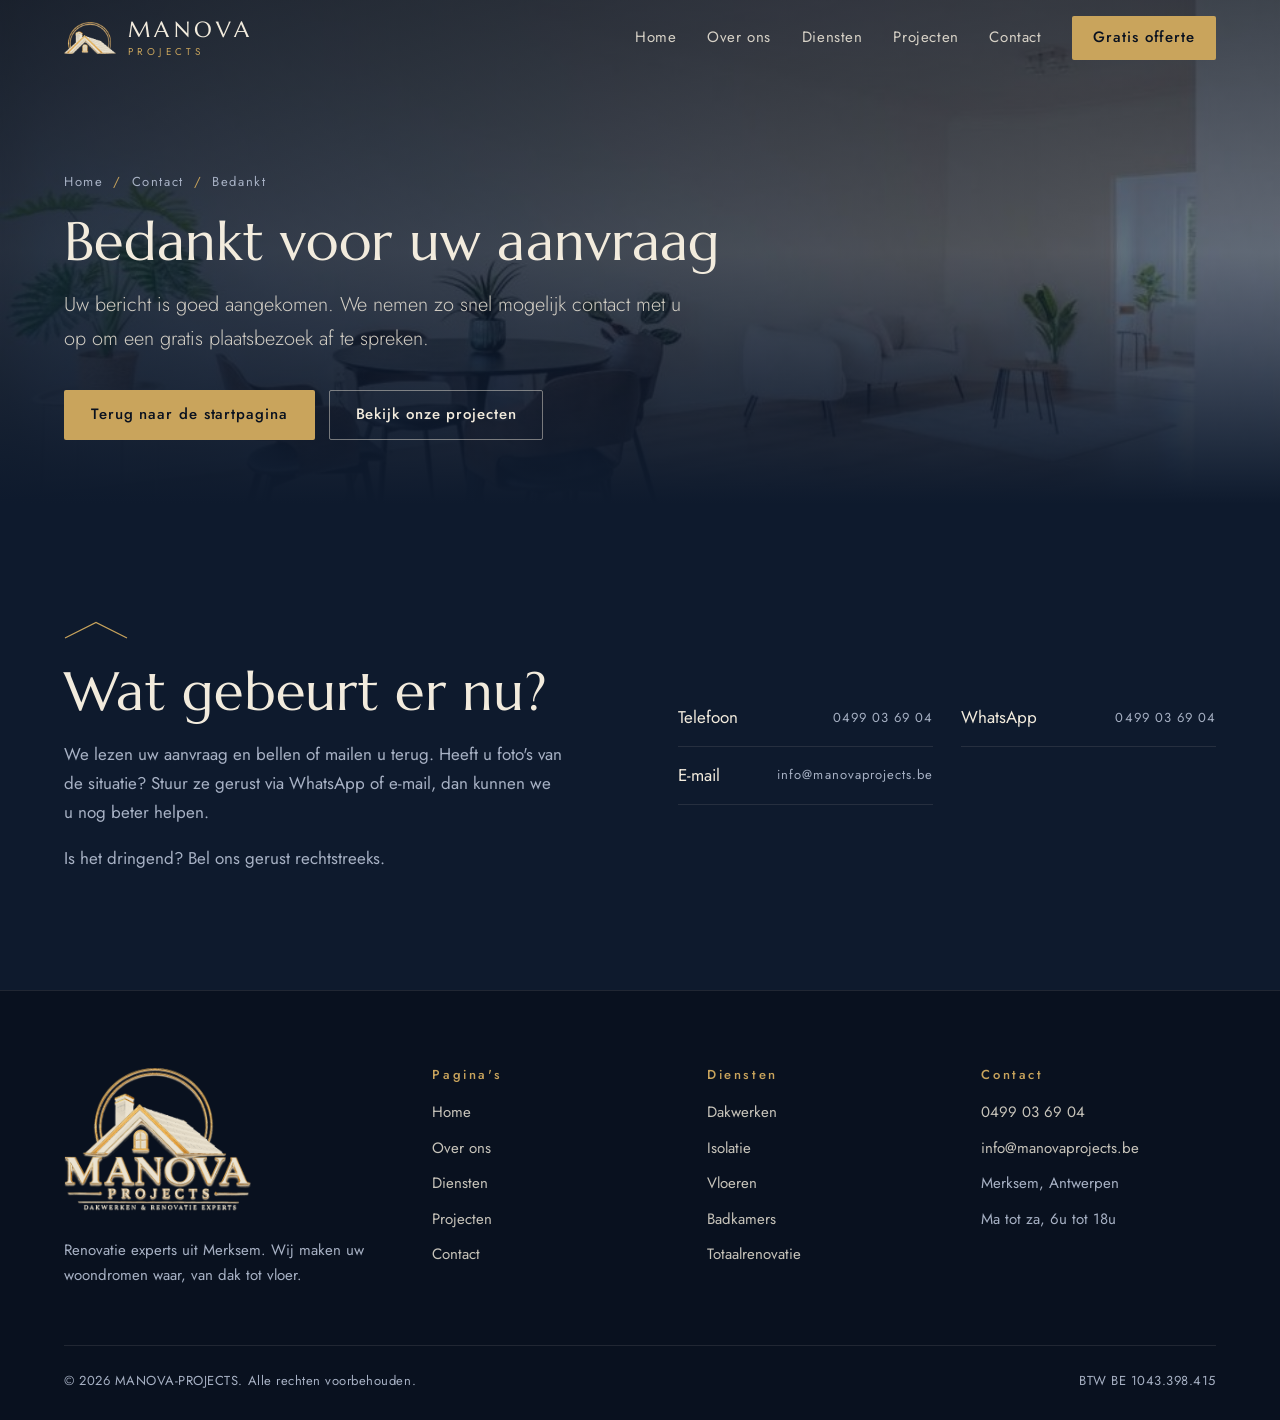
<file: bedankt.html>
<!DOCTYPE html>
<html lang="nl-BE">
<head>
<meta charset="utf-8">
<meta name="viewport" content="width=device-width, initial-scale=1, viewport-fit=cover">
<title>Bedankt | MANOVA-PROJECTS</title>
<meta name="description" content="Bedankt voor uw aanvraag bij MANOVA-PROJECTS. We nemen zo snel mogelijk contact met u op.">
<meta name="robots" content="noindex">
<meta name="theme-color" content="#09111F">
<meta property="og:type" content="website">
<meta property="og:locale" content="nl_BE">
<meta property="og:site_name" content="MANOVA-PROJECTS">
<meta property="og:title" content="Bedankt | MANOVA-PROJECTS">
<meta property="og:description" content="Bedankt voor uw aanvraag bij MANOVA-PROJECTS. We nemen zo snel mogelijk contact met u op.">
<meta property="og:image" content="https://manovaprojects.be/images/badkamer-vrijstaand-bad.jpg">
<meta property="og:url" content="https://manovaprojects.be/bedankt.html">
<link rel="canonical" href="https://manovaprojects.be/bedankt.html">
<link rel="icon" type="image/png" href="images/favicon.png">
<link rel="apple-touch-icon" href="images/apple-touch-icon.png">
<link rel="preconnect" href="https://fonts.googleapis.com">
<link rel="preconnect" href="https://fonts.gstatic.com" crossorigin>
<link rel="stylesheet" href="https://fonts.googleapis.com/css2?family=Jost:wght@300;400;500&family=Marcellus&display=swap">
<link rel="stylesheet" href="style.css?v=3">
</head>
<body>
<a class="skip-link" href="#inhoud">Naar de inhoud</a>

<header class="site-header">
  <div class="wrap header-inner">
    <a class="brand" href="index.html" aria-label="MANOVA-PROJECTS, naar de startpagina">
      <img src="images/logo-embleem.png" alt="" width="300" height="186">
      <span class="brand-text"><span class="brand-name">MANOVA</span><span class="brand-sub">PROJECTS</span></span>
    </a>
    <nav class="main-nav" id="hoofdmenu" aria-label="Hoofdmenu">
      <a href="index.html">Home</a>
      <a href="over-ons.html">Over ons</a>
      <a href="diensten.html">Diensten</a>
      <a href="projecten.html">Projecten</a>
      <a href="contact.html">Contact</a>
      <a class="btn btn-gold" href="contact.html">Gratis offerte</a>
    </nav>
    <button class="menu-toggle" type="button" aria-controls="hoofdmenu" aria-expanded="false" aria-label="Menu openen">
      <span></span><span></span><span></span>
    </button>
  </div>
</header>

<section class="page-hero">
  <img src="images/woonkamer-eethoek-parket.jpg" alt="Lichte gerenoveerde woonkamer met eethoek" width="949" height="566" fetchpriority="high">
  <div class="wrap">
    <nav class="crumbs" aria-label="Kruimelpad"><a href="index.html">Home</a><span aria-hidden="true">/</span><a href="contact.html">Contact</a><span aria-hidden="true">/</span><span>Bedankt</span></nav>
    <h1>Bedankt voor uw aanvraag</h1>
    <p>Uw bericht is goed aangekomen. We nemen zo snel mogelijk contact met u op om een gratis plaatsbezoek af te spreken.</p>
    <div class="hero-actions">
      <a class="btn btn-gold" href="index.html">Terug naar de startpagina</a>
      <a class="btn btn-line" href="projecten.html">Bekijk onze projecten</a>
    </div>
  </div>
</section>

<main id="inhoud">

<section class="section">
  <div class="wrap region">
    <div class="reveal">
      <svg class="gable" viewBox="0 0 64 18" aria-hidden="true"><path d="M1 17 32 1.5 63 17" fill="none" stroke="currentColor" stroke-width="1.2"/></svg>
      <h2>Wat gebeurt er nu?</h2>
      <p>We lezen uw aanvraag en bellen of mailen u terug. Heeft u foto's van de situatie? Stuur ze gerust via WhatsApp of e-mail, dan kunnen we u nog beter helpen.</p>
      <p>Is het dringend? Bel ons gerust rechtstreeks.</p>
    </div>
    <ul class="towns reveal" data-delay="1">
      <li>Telefoon <span><a href="tel:+32499036904">0499 03 69 04</a></span></li>
      <li>WhatsApp <span><a href="https://wa.me/32499036904" target="_blank" rel="noopener">0499 03 69 04</a></span></li>
      <li>E-mail <span><a href="mailto:info@manovaprojects.be">info@manovaprojects.be</a></span></li>
    </ul>
  </div>
</section>

</main>

<footer class="site-footer">
  <div class="wrap">
    <div class="footer-grid">
      <div class="footer-logo">
        <img src="images/logo-manova-projects.png" alt="MANOVA-PROJECTS, dakwerken en renovatie experts" width="900" height="684" loading="lazy" decoding="async">
        <p>Renovatie experts uit Merksem. Wij maken uw woondromen waar, van dak tot vloer.</p>
      </div>
      <div>
        <h3>Pagina's</h3>
        <ul class="footer-links">
          <li><a href="index.html">Home</a></li>
          <li><a href="over-ons.html">Over ons</a></li>
          <li><a href="diensten.html">Diensten</a></li>
          <li><a href="projecten.html">Projecten</a></li>
          <li><a href="contact.html">Contact</a></li>
        </ul>
      </div>
      <div>
        <h3>Diensten</h3>
        <ul class="footer-links">
          <li><a href="diensten.html#dakwerken">Dakwerken</a></li>
          <li><a href="diensten.html#isolatie">Isolatie</a></li>
          <li><a href="diensten.html#vloeren">Vloeren</a></li>
          <li><a href="diensten.html#badkamers">Badkamers</a></li>
          <li><a href="diensten.html#totaalrenovatie">Totaalrenovatie</a></li>
        </ul>
      </div>
      <div>
        <h3>Contact</h3>
        <ul class="footer-links">
          <li><a href="tel:+32499036904">0499 03 69 04</a></li>
          <li><a href="mailto:info@manovaprojects.be">info@manovaprojects.be</a></li>
          <li><span>Merksem, Antwerpen</span></li>
          <li><span>Ma tot za, 6u tot 18u</span></li>
        </ul>
      </div>
    </div>
    <div class="footer-bottom">
      <span>&copy; <span data-year>2026</span> MANOVA-PROJECTS. Alle rechten voorbehouden.</span>
      <span>BTW BE 1043.398.415</span>
    </div>
  </div>
</footer>

<nav class="mobile-bar" aria-label="Snel contact">
  <a href="tel:+32499036904"><svg viewBox="0 0 24 24" fill="none" stroke="currentColor" stroke-width="1.5" stroke-linecap="round" stroke-linejoin="round" aria-hidden="true"><path d="M5 3.5h3l1.6 4.2-2 1.3a12 12 0 0 0 7.4 7.4l1.3-2 4.2 1.6v3A2 2 0 0 1 18.4 21 15.5 15.5 0 0 1 3 5.6 2 2 0 0 1 5 3.5Z"/></svg>Bellen</a>
  <a href="https://wa.me/32499036904" target="_blank" rel="noopener"><svg viewBox="0 0 24 24" fill="none" stroke="currentColor" stroke-width="1.5" stroke-linecap="round" stroke-linejoin="round" aria-hidden="true"><path d="M4 20l1.2-3.6A8.5 8.5 0 1 1 8 19.1L4 20Z"/><path d="M9.2 8.6c.2 1.9 2.3 4.5 4.6 5.3l1.3-1.2 1.6.8c-.2 1.2-1 1.8-2 1.8-3 0-6.6-3.5-6.6-6.5 0-1 .6-1.8 1.8-2l.8 1.6-1.5.2Z"/></svg>WhatsApp</a>
  <a class="is-primary" href="contact.html"><svg viewBox="0 0 24 24" fill="none" stroke="currentColor" stroke-width="1.5" stroke-linecap="round" stroke-linejoin="round" aria-hidden="true"><path d="M6 3h8l4 4v14H6Z"/><path d="M14 3v4h4M9 12h6M9 16h6"/></svg>Offerte</a>
</nav>

<script src="script.js?v=3"></script>
</body>
</html>
</file>
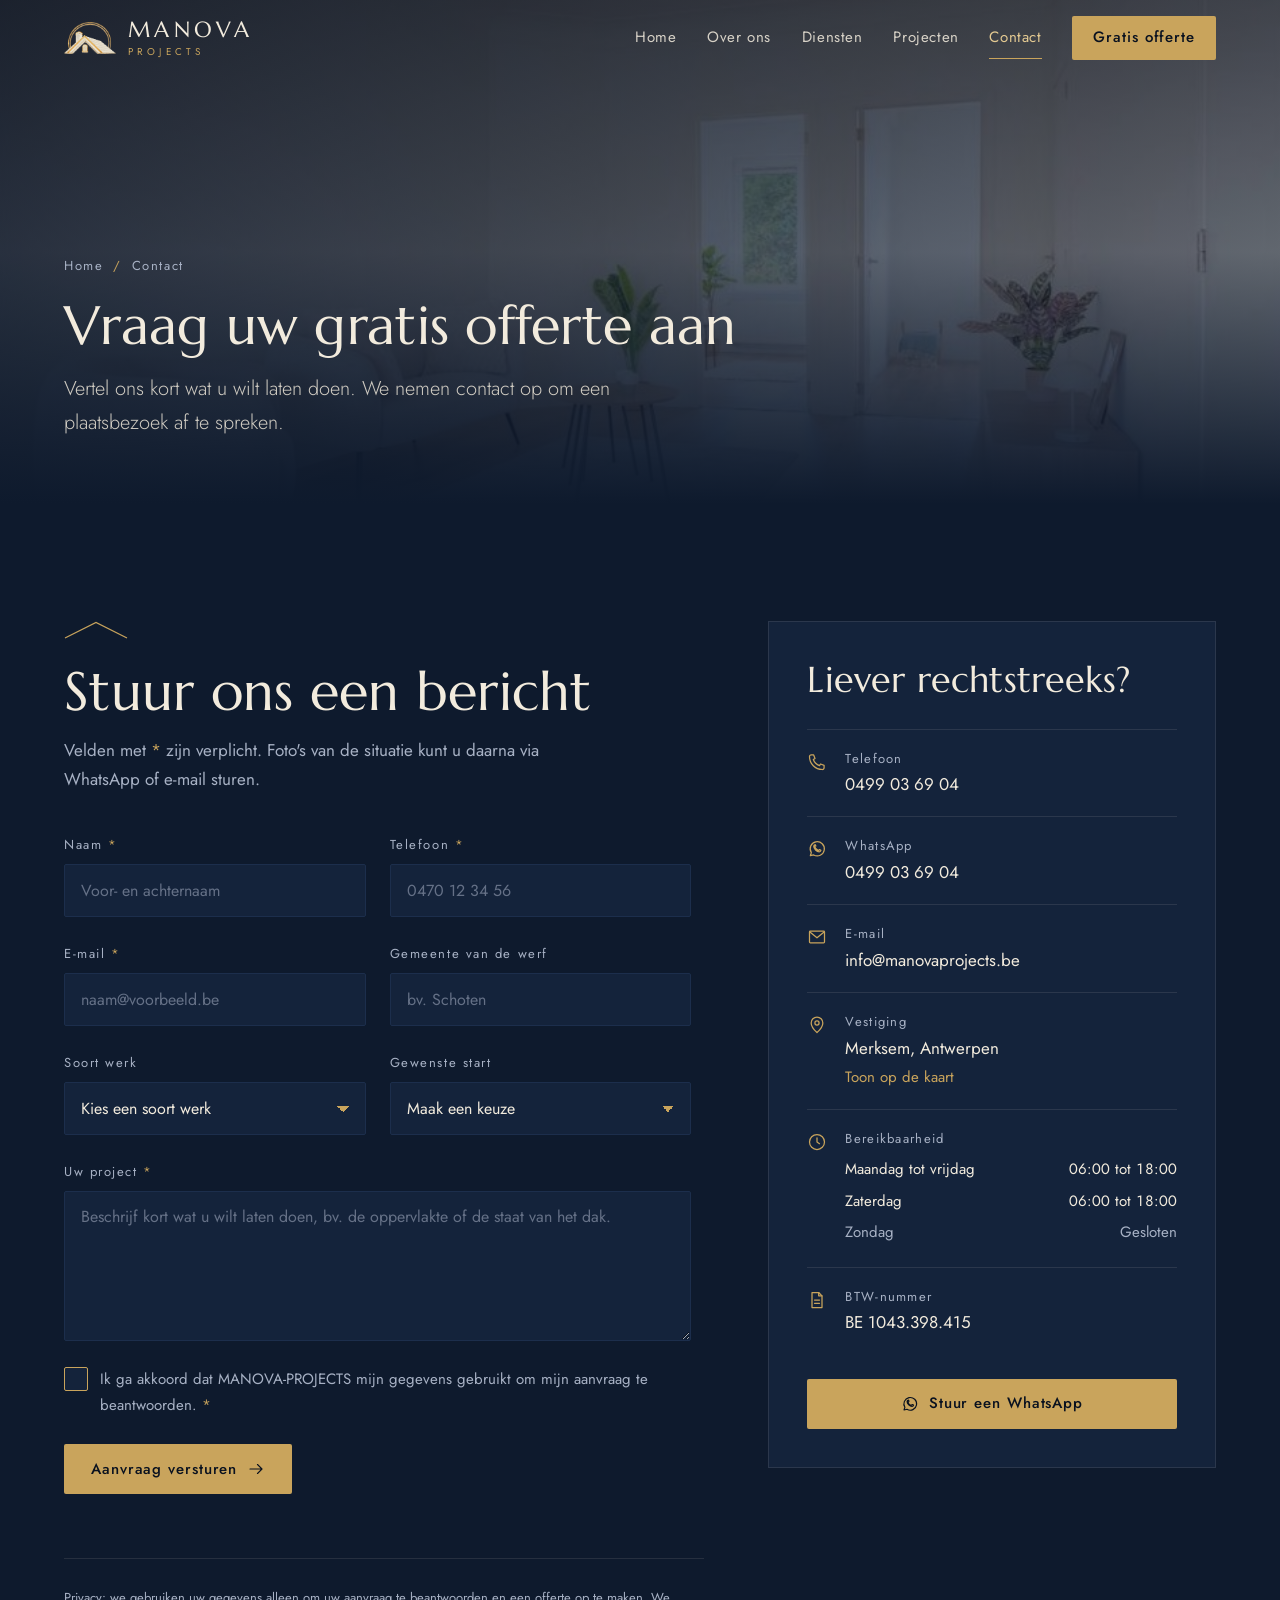
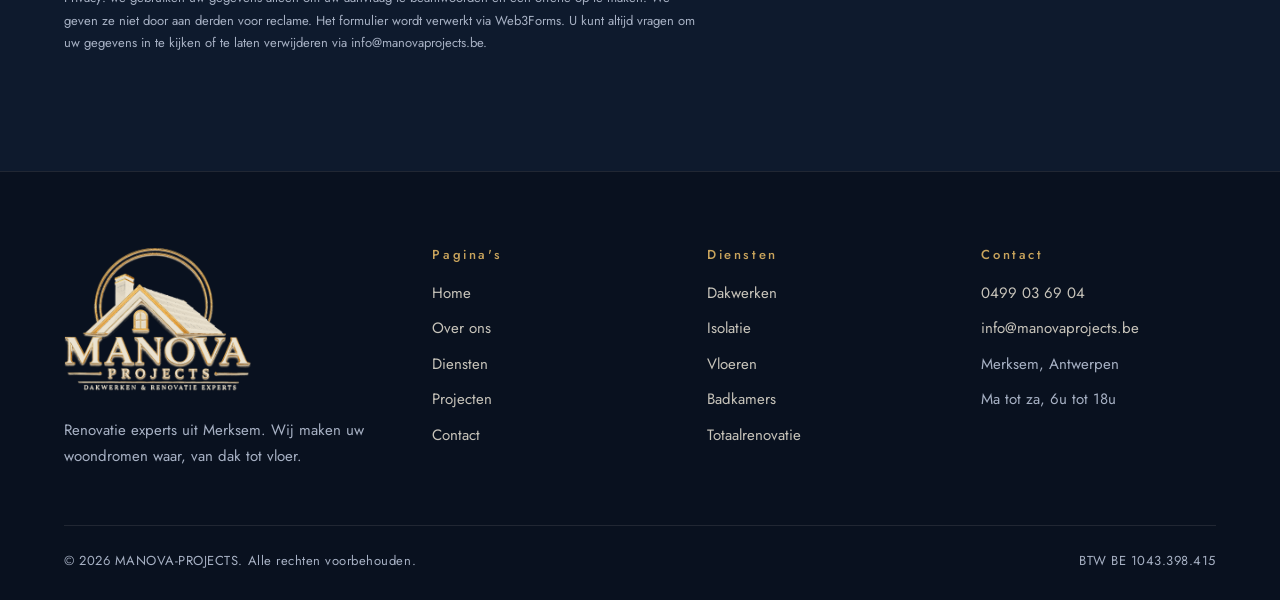
<file: contact.html>
<!DOCTYPE html>
<html lang="nl-BE">
<head>
<meta charset="utf-8">
<meta name="viewport" content="width=device-width, initial-scale=1, viewport-fit=cover">
<title>Contact | MANOVA-PROJECTS</title>
<meta name="description" content="Vraag een gratis offerte aan bij MANOVA-PROJECTS. Bel 0499 03 69 04, mail info@manovaprojects.be of vul het formulier in.">
<meta name="theme-color" content="#09111F">
<meta property="og:type" content="website">
<meta property="og:locale" content="nl_BE">
<meta property="og:site_name" content="MANOVA-PROJECTS">
<meta property="og:title" content="Contact | MANOVA-PROJECTS">
<meta property="og:description" content="Vraag een gratis offerte aan bij MANOVA-PROJECTS. Bel 0499 03 69 04, mail info@manovaprojects.be of vul het formulier in.">
<meta property="og:image" content="https://manovaprojects.be/images/badkamer-vrijstaand-bad.jpg">
<meta property="og:url" content="https://manovaprojects.be/contact.html">
<link rel="canonical" href="https://manovaprojects.be/contact.html">
<link rel="icon" type="image/png" href="images/favicon.png">
<link rel="apple-touch-icon" href="images/apple-touch-icon.png">
<link rel="preconnect" href="https://fonts.googleapis.com">
<link rel="preconnect" href="https://fonts.gstatic.com" crossorigin>
<link rel="stylesheet" href="https://fonts.googleapis.com/css2?family=Jost:wght@300;400;500&family=Marcellus&display=swap">
<link rel="stylesheet" href="style.css?v=3">
</head>
<body>
<a class="skip-link" href="#inhoud">Naar de inhoud</a>

<header class="site-header">
  <div class="wrap header-inner">
    <a class="brand" href="index.html" aria-label="MANOVA-PROJECTS, naar de startpagina">
      <img src="images/logo-embleem.png" alt="" width="300" height="186">
      <span class="brand-text"><span class="brand-name">MANOVA</span><span class="brand-sub">PROJECTS</span></span>
    </a>
    <nav class="main-nav" id="hoofdmenu" aria-label="Hoofdmenu">
      <a href="index.html">Home</a>
      <a href="over-ons.html">Over ons</a>
      <a href="diensten.html">Diensten</a>
      <a href="projecten.html">Projecten</a>
      <a href="contact.html" aria-current="page">Contact</a>
      <a class="btn btn-gold" href="contact.html">Gratis offerte</a>
    </nav>
    <button class="menu-toggle" type="button" aria-controls="hoofdmenu" aria-expanded="false" aria-label="Menu openen">
      <span></span><span></span><span></span>
    </button>
  </div>
</header>

<section class="page-hero">
  <img src="images/woonkamer-renovatie-parket.jpg" alt="Gerenoveerde lichte leefruimte" width="949" height="558" fetchpriority="high">
  <div class="wrap">
    <nav class="crumbs" aria-label="Kruimelpad"><a href="index.html">Home</a><span aria-hidden="true">/</span><span>Contact</span></nav>
    <h1>Vraag uw gratis offerte aan</h1>
    <p>Vertel ons kort wat u wilt laten doen. We nemen contact op om een plaatsbezoek af te spreken.</p>
  </div>
</section>

<main id="inhoud">

<section class="section">
  <div class="wrap contact-grid">
    <div>
      <div class="form-intro reveal">
        <svg class="gable" viewBox="0 0 64 18" aria-hidden="true"><path d="M1 17 32 1.5 63 17" fill="none" stroke="currentColor" stroke-width="1.2"/></svg>
        <h2>Stuur ons een bericht</h2>
        <p>Velden met <i>*</i> zijn verplicht. Foto's van de situatie kunt u daarna via WhatsApp of e-mail sturen.</p>
      </div>

      <form class="form" action="https://api.web3forms.com/submit" method="POST">
        <input type="hidden" name="access_key" value="cd82872b-acaf-4107-a6cc-9f278e2837d4">
        <input type="hidden" name="subject" value="Nieuwe offerteaanvraag via manovaprojects.be">
        <input type="hidden" name="from_name" value="Website MANOVA-PROJECTS">
        <input type="hidden" name="redirect" value="https://manovaprojects.be/bedankt.html">
        <div class="hp" aria-hidden="true"><input type="checkbox" name="botcheck" tabindex="-1" autocomplete="off"></div>

        <div class="field">
          <label for="naam">Naam <i>*</i></label>
          <input id="naam" name="naam" type="text" autocomplete="name" required placeholder="Voor- en achternaam">
        </div>
        <div class="field">
          <label for="telefoon">Telefoon <i>*</i></label>
          <input id="telefoon" name="telefoon" type="tel" inputmode="tel" autocomplete="tel" required minlength="9" placeholder="0470 12 34 56">
        </div>
        <div class="field">
          <label for="email">E-mail <i>*</i></label>
          <input id="email" name="email" type="email" inputmode="email" autocomplete="email" required placeholder="naam@voorbeeld.be">
        </div>
        <div class="field">
          <label for="gemeente">Gemeente van de werf</label>
          <input id="gemeente" name="gemeente" type="text" autocomplete="address-level2" placeholder="bv. Schoten">
        </div>
        <div class="field">
          <label for="dienst">Soort werk</label>
          <select id="dienst" name="soort_werk">
            <option value="">Kies een soort werk</option>
            <option>Dakwerken</option>
            <option>Isolatie</option>
            <option>Vloeren</option>
            <option>Badkamer</option>
            <option>Keuken</option>
            <option>Totaalrenovatie</option>
            <option>Schilderwerk</option>
            <option>Gyproc en plafonds</option>
            <option>Gevelwerken</option>
            <option>Ramen en deuren</option>
            <option>Sanitair</option>
            <option>Elektriciteit</option>
            <option>Afbraak en ruwbouw</option>
            <option>Terrassen en buitenaanleg</option>
            <option>Herstellingen</option>
            <option>Iets anders</option>
          </select>
        </div>
        <div class="field">
          <label for="start">Gewenste start</label>
          <select id="start" name="gewenste_start">
            <option value="">Maak een keuze</option>
            <option>Zo snel mogelijk</option>
            <option>Binnen 3 maanden</option>
            <option>Binnen 6 maanden</option>
            <option>Later of nog niet zeker</option>
          </select>
        </div>
        <div class="field field-full">
          <label for="bericht">Uw project <i>*</i></label>
          <textarea id="bericht" name="bericht" required placeholder="Beschrijf kort wat u wilt laten doen, bv. de oppervlakte of de staat van het dak."></textarea>
        </div>
        <div class="field field-full">
          <label class="check" for="privacy">
            <input id="privacy" name="privacy_akkoord" type="checkbox" value="ja" required>
            <span>Ik ga akkoord dat MANOVA-PROJECTS mijn gegevens gebruikt om mijn aanvraag te beantwoorden. <i>*</i></span>
          </label>
        </div>
        <div class="field-full">
          <button class="btn btn-gold" type="submit"><span>Aanvraag versturen</span><svg viewBox="0 0 24 24" fill="none" stroke="currentColor" stroke-width="1.5" stroke-linecap="round" stroke-linejoin="round" aria-hidden="true"><path d="M4 12h15M14 6l6 6-6 6"/></svg></button>
        </div>
      </form>
    </div>

    <aside class="contact-card reveal" data-delay="1" aria-labelledby="gegevens-titel">
      <h2 id="gegevens-titel">Liever rechtstreeks?</h2>
      <ul class="contact-list">
        <li><svg viewBox="0 0 24 24" fill="none" stroke="currentColor" stroke-width="1.5" stroke-linecap="round" stroke-linejoin="round" aria-hidden="true"><path d="M5 3.5h3l1.6 4.2-2 1.3a12 12 0 0 0 7.4 7.4l1.3-2 4.2 1.6v3A2 2 0 0 1 18.4 21 15.5 15.5 0 0 1 3 5.6 2 2 0 0 1 5 3.5Z"/></svg><div><small>Telefoon</small><a href="tel:+32499036904">0499 03 69 04</a></div></li>
        <li><svg viewBox="0 0 24 24" fill="none" stroke="currentColor" stroke-width="1.5" stroke-linecap="round" stroke-linejoin="round" aria-hidden="true"><path d="M4 20l1.2-3.6A8.5 8.5 0 1 1 8 19.1L4 20Z"/><path d="M9.2 8.6c.2 1.9 2.3 4.5 4.6 5.3l1.3-1.2 1.6.8c-.2 1.2-1 1.8-2 1.8-3 0-6.6-3.5-6.6-6.5 0-1 .6-1.8 1.8-2l.8 1.6-1.5.2Z"/></svg><div><small>WhatsApp</small><a href="https://wa.me/32499036904" target="_blank" rel="noopener">0499 03 69 04</a></div></li>
        <li><svg viewBox="0 0 24 24" fill="none" stroke="currentColor" stroke-width="1.5" stroke-linecap="round" stroke-linejoin="round" aria-hidden="true"><rect x="3" y="5" width="18" height="14" rx="1"/><path d="m3.5 6 8.5 7 8.5-7"/></svg><div><small>E-mail</small><a href="mailto:info@manovaprojects.be">info@manovaprojects.be</a></div></li>
        <li><svg viewBox="0 0 24 24" fill="none" stroke="currentColor" stroke-width="1.5" stroke-linecap="round" stroke-linejoin="round" aria-hidden="true"><path d="M12 21s-7-6.2-7-11.5a7 7 0 0 1 14 0C19 14.8 12 21 12 21Z"/><circle cx="12" cy="9.5" r="2.5"/></svg><div><small>Vestiging</small><b>Merksem, Antwerpen</b><br><a href="https://www.google.com/maps/search/?api=1&amp;query=Merksem" target="_blank" rel="noopener" class="map-link">Toon op de kaart</a></div></li>
        <li><svg viewBox="0 0 24 24" fill="none" stroke="currentColor" stroke-width="1.5" stroke-linecap="round" stroke-linejoin="round" aria-hidden="true"><circle cx="12" cy="12" r="9"/><path d="M12 7v5l3 2"/></svg><div><small>Bereikbaarheid</small>
          <table class="hours">
            <tr><td>Maandag tot vrijdag</td><td>06:00 tot 18:00</td></tr>
            <tr><td>Zaterdag</td><td>06:00 tot 18:00</td></tr>
            <tr class="closed"><td>Zondag</td><td>Gesloten</td></tr>
          </table></div></li>
        <li><svg viewBox="0 0 24 24" fill="none" stroke="currentColor" stroke-width="1.5" stroke-linecap="round" stroke-linejoin="round" aria-hidden="true"><path d="M6 3h8l4 4v14H6Z"/><path d="M14 3v4h4M9 12h6M9 16h6"/></svg><div><small>BTW-nummer</small><b>BE 1043.398.415</b></div></li>
      </ul>
      <a class="btn btn-gold" href="https://wa.me/32499036904" target="_blank" rel="noopener"><svg viewBox="0 0 24 24" fill="none" stroke="currentColor" stroke-width="1.5" stroke-linecap="round" stroke-linejoin="round" aria-hidden="true"><path d="M4 20l1.2-3.6A8.5 8.5 0 1 1 8 19.1L4 20Z"/><path d="M9.2 8.6c.2 1.9 2.3 4.5 4.6 5.3l1.3-1.2 1.6.8c-.2 1.2-1 1.8-2 1.8-3 0-6.6-3.5-6.6-6.5 0-1 .6-1.8 1.8-2l.8 1.6-1.5.2Z"/></svg>Stuur een WhatsApp</a>
    </aside>
  </div>

  <div class="wrap">
    <p class="privacy-note">Privacy: we gebruiken uw gegevens alleen om uw aanvraag te beantwoorden en een offerte op te maken. We geven ze niet door aan derden voor reclame. Het formulier wordt verwerkt via Web3Forms. U kunt altijd vragen om uw gegevens in te kijken of te laten verwijderen via info@manovaprojects.be.</p>
  </div>
</section>
</main>

<footer class="site-footer">
  <div class="wrap">
    <div class="footer-grid">
      <div class="footer-logo">
        <img src="images/logo-manova-projects.png" alt="MANOVA-PROJECTS, dakwerken en renovatie experts" width="900" height="684" loading="lazy" decoding="async">
        <p>Renovatie experts uit Merksem. Wij maken uw woondromen waar, van dak tot vloer.</p>
      </div>
      <div>
        <h3>Pagina's</h3>
        <ul class="footer-links">
          <li><a href="index.html">Home</a></li>
          <li><a href="over-ons.html">Over ons</a></li>
          <li><a href="diensten.html">Diensten</a></li>
          <li><a href="projecten.html">Projecten</a></li>
          <li><a href="contact.html">Contact</a></li>
        </ul>
      </div>
      <div>
        <h3>Diensten</h3>
        <ul class="footer-links">
          <li><a href="diensten.html#dakwerken">Dakwerken</a></li>
          <li><a href="diensten.html#isolatie">Isolatie</a></li>
          <li><a href="diensten.html#vloeren">Vloeren</a></li>
          <li><a href="diensten.html#badkamers">Badkamers</a></li>
          <li><a href="diensten.html#totaalrenovatie">Totaalrenovatie</a></li>
        </ul>
      </div>
      <div>
        <h3>Contact</h3>
        <ul class="footer-links">
          <li><a href="tel:+32499036904">0499 03 69 04</a></li>
          <li><a href="mailto:info@manovaprojects.be">info@manovaprojects.be</a></li>
          <li><span>Merksem, Antwerpen</span></li>
          <li><span>Ma tot za, 6u tot 18u</span></li>
        </ul>
      </div>
    </div>
    <div class="footer-bottom">
      <span>&copy; <span data-year>2026</span> MANOVA-PROJECTS. Alle rechten voorbehouden.</span>
      <span>BTW BE 1043.398.415</span>
    </div>
  </div>
</footer>

<nav class="mobile-bar" aria-label="Snel contact">
  <a href="tel:+32499036904"><svg viewBox="0 0 24 24" fill="none" stroke="currentColor" stroke-width="1.5" stroke-linecap="round" stroke-linejoin="round" aria-hidden="true"><path d="M5 3.5h3l1.6 4.2-2 1.3a12 12 0 0 0 7.4 7.4l1.3-2 4.2 1.6v3A2 2 0 0 1 18.4 21 15.5 15.5 0 0 1 3 5.6 2 2 0 0 1 5 3.5Z"/></svg>Bellen</a>
  <a href="https://wa.me/32499036904" target="_blank" rel="noopener"><svg viewBox="0 0 24 24" fill="none" stroke="currentColor" stroke-width="1.5" stroke-linecap="round" stroke-linejoin="round" aria-hidden="true"><path d="M4 20l1.2-3.6A8.5 8.5 0 1 1 8 19.1L4 20Z"/><path d="M9.2 8.6c.2 1.9 2.3 4.5 4.6 5.3l1.3-1.2 1.6.8c-.2 1.2-1 1.8-2 1.8-3 0-6.6-3.5-6.6-6.5 0-1 .6-1.8 1.8-2l.8 1.6-1.5.2Z"/></svg>WhatsApp</a>
  <a class="is-primary" href="contact.html"><svg viewBox="0 0 24 24" fill="none" stroke="currentColor" stroke-width="1.5" stroke-linecap="round" stroke-linejoin="round" aria-hidden="true"><path d="M6 3h8l4 4v14H6Z"/><path d="M14 3v4h4M9 12h6M9 16h6"/></svg>Offerte</a>
</nav>

<script src="script.js?v=3"></script>
</body>
</html>
</file>
<file: style.css>
/* =========================================================
   MANOVA-PROJECTS — style.css
   Layout: links uitgelijnde, ruime kolommen op diepe nachtblauwe
   grond; goud alleen voor fijne lijnen, cijfers en de hoofdknop.
   ========================================================= */

:root {
  /* Kleur */
  --ink: #09111F;          /* diepste achtergrond */
  --navy: #0E1A2D;         /* hoofdachtergrond */
  --navy-2: #14233B;       /* verhoogde vlakken */
  --navy-3: #1C2E4C;       /* randen op vlakken */
  --gold: #C9A45C;         /* accent uit het logo */
  --gold-2: #E4CA92;       /* goud op hover */
  --ivory: #F2EBDD;        /* tekst */
  --mist: #A7B1C4;         /* gedempte tekst */
  --line: rgba(201, 164, 92, 0.24);
  --line-soft: rgba(242, 235, 221, 0.10);

  /* Type */
  --display: "Marcellus", "Trajan Pro", Georgia, "Times New Roman", serif;
  --body: "Jost", "Avenir Next", "Segoe UI", system-ui, -apple-system, sans-serif;

  --fs-xs: 0.8125rem;
  --fs-sm: 0.9375rem;
  --fs-md: 1.0625rem;
  --fs-lg: 1.25rem;
  --fs-xl: clamp(1.6rem, 1.2rem + 1.6vw, 2.25rem);
  --fs-2xl: clamp(2.1rem, 1.4rem + 2.8vw, 3.4rem);
  --fs-hero: clamp(2.5rem, 1.5rem + 4.6vw, 5.2rem);

  /* Maat */
  --wrap: 1240px;
  --gutter: clamp(16px, 4.5vw, 44px);
  --section: clamp(72px, 6vw + 40px, 140px);
  --radius: 2px;
  --header-h: 76px;
  --ease: cubic-bezier(0.22, 0.61, 0.36, 1);

  color-scheme: dark;
}

/* ---------- Basis ---------- */
*, *::before, *::after { box-sizing: border-box; }

html {
  -webkit-text-size-adjust: 100%;
  text-size-adjust: 100%;
  scroll-behavior: smooth;
  scroll-padding-top: calc(var(--header-h) + 12px);
  background: var(--ink);
}

body {
  margin: 0;
  background: var(--navy);
  color: var(--ivory);
  font-family: var(--body);
  font-size: var(--fs-md);
  font-weight: 400;
  line-height: 1.7;
  -webkit-font-smoothing: antialiased;
  -moz-osx-font-smoothing: grayscale;
  -webkit-tap-highlight-color: transparent;
  overflow-x: hidden;
}

img { display: block; max-width: 100%; height: auto; }
a { color: inherit; text-decoration: none; }
button, input, select, textarea { font: inherit; color: inherit; }
button { cursor: pointer; }

h1, h2, h3 {
  font-family: var(--display);
  font-weight: 400;
  line-height: 1.12;
  letter-spacing: 0.005em;
  margin: 0;
  text-wrap: balance;
}
p { margin: 0; }
p + p { margin-top: 1em; }

:focus-visible {
  outline: 2px solid var(--gold);
  outline-offset: 3px;
}

::selection { background: var(--gold); color: var(--ink); }

.skip-link {
  position: absolute;
  left: 16px;
  top: -60px;
  z-index: 200;
  background: var(--gold);
  color: var(--ink);
  padding: 10px 16px;
  font-weight: 500;
}
.skip-link:focus { top: calc(env(safe-area-inset-top, 0px) + 12px); }

.wrap {
  width: 100%;
  max-width: var(--wrap);
  margin-inline: auto;
  padding-inline: var(--gutter);
}

/* ---------- Knoppen ---------- */
.btn {
  display: inline-flex;
  align-items: center;
  justify-content: center;
  gap: 10px;
  min-height: 50px;
  padding: 0 26px;
  border: 1px solid transparent;
  border-radius: var(--radius);
  font-size: var(--fs-sm);
  font-weight: 500;
  letter-spacing: 0.06em;
  transition: background-color .3s var(--ease), color .3s var(--ease), border-color .3s var(--ease);
  white-space: nowrap;
}
.btn svg { width: 18px; height: 18px; flex: none; }

.btn-gold { background: var(--gold); color: var(--ink); }
.btn-gold:hover { background: var(--gold-2); }

.btn-line { border-color: rgba(242, 235, 221, 0.45); color: var(--ivory); }
.btn-line:hover { border-color: var(--gold); color: var(--gold-2); }

.link-gold {
  display: inline-flex;
  align-items: center;
  gap: 10px;
  color: var(--gold);
  font-size: var(--fs-sm);
  font-weight: 500;
  letter-spacing: 0.06em;
  padding-block: 6px;
  border-bottom: 1px solid var(--line);
  transition: color .3s, border-color .3s;
}
.link-gold svg { width: 18px; height: 18px; flex: none; transition: transform .3s var(--ease); }
.link-gold:hover { color: var(--gold-2); border-color: var(--gold-2); }
.link-gold:hover svg, .spot:hover .link-gold svg { transform: translateX(4px); }

/* ---------- Header ---------- */
.site-header {
  position: fixed;
  inset: 0 0 auto 0;
  z-index: 100;
  padding-top: env(safe-area-inset-top, 0px);
  transition: background-color .4s var(--ease), border-color .4s var(--ease);
  border-bottom: 1px solid transparent;
}
.site-header.is-solid,
body.menu-open .site-header {
  background: rgba(9, 17, 31, 0.94);
  -webkit-backdrop-filter: blur(14px);
  backdrop-filter: blur(14px);
  border-bottom-color: var(--line-soft);
}
/* backdrop-filter zou het volledig-scherm menu insluiten; uitzetten zolang het open is */
body.menu-open .site-header {
  -webkit-backdrop-filter: none;
  backdrop-filter: none;
  background: var(--ink);
}

.header-inner {
  height: var(--header-h);
  display: flex;
  align-items: center;
  justify-content: space-between;
  gap: 24px;
}

.brand {
  display: flex;
  align-items: center;
  gap: 12px;
  flex: none;
}
.brand img { width: 52px; height: auto; }
.brand-text { display: flex; flex-direction: column; line-height: 1; }
.brand-name {
  font-family: var(--display);
  font-size: 1.35rem;
  letter-spacing: 0.2em;
}
.brand-sub {
  margin-top: 6px;
  font-size: 0.62rem;
  letter-spacing: 0.42em;
  color: var(--gold);
}

.main-nav { display: flex; align-items: center; gap: clamp(18px, 2.4vw, 36px); }
.main-nav a:not(.btn) {
  position: relative;
  font-size: var(--fs-sm);
  letter-spacing: 0.04em;
  color: var(--ivory);
  padding-block: 8px;
  opacity: .86;
  transition: opacity .3s, color .3s;
}
.main-nav a:not(.btn)::after {
  content: "";
  position: absolute;
  left: 0; right: 0; bottom: 0;
  height: 1px;
  background: var(--gold);
  transform: scaleX(0);
  transform-origin: left;
  transition: transform .4s var(--ease);
}
.main-nav a:not(.btn):hover { opacity: 1; }
.main-nav a:not(.btn):hover::after,
.main-nav a[aria-current="page"]::after { transform: scaleX(1); }
.main-nav a[aria-current="page"] { opacity: 1; color: var(--gold-2); }
.main-nav .btn { min-height: 44px; padding: 0 20px; }

.menu-toggle {
  display: none;
  width: 48px; height: 48px;
  margin-right: -10px;
  background: none;
  border: 0;
  position: relative;
}
.menu-toggle span {
  position: absolute;
  left: 12px; right: 12px;
  height: 1.5px;
  background: var(--ivory);
  transition: transform .35s var(--ease), opacity .2s, top .35s var(--ease);
}
.menu-toggle span:nth-child(1) { top: 17px; }
.menu-toggle span:nth-child(2) { top: 23.5px; }
.menu-toggle span:nth-child(3) { top: 30px; }
body.menu-open .menu-toggle span:nth-child(1) { top: 23.5px; transform: rotate(45deg); }
body.menu-open .menu-toggle span:nth-child(2) { opacity: 0; }
body.menu-open .menu-toggle span:nth-child(3) { top: 23.5px; transform: rotate(-45deg); }

/* ---------- Hero met slideshow ---------- */
.hero {
  position: relative;
  min-height: 600px;
  height: 100vh;
  height: 100svh;
  max-height: 940px;
  display: flex;
  align-items: flex-end;
  overflow: hidden;
  background: var(--ink);
  isolation: isolate;
}
.hero-slides { position: absolute; inset: 0; z-index: -2; }
.hero-slide {
  position: absolute;
  inset: 0;
  margin: 0;
  opacity: 0;
  transition: opacity 1.6s var(--ease);
}
.hero-slide img {
  width: 100%;
  height: 100%;
  object-fit: cover;
  transform: scale(1.08);
}
.hero-slide.is-active { opacity: 1; }
.hero-slide.is-active img { animation: kenburns 9s linear forwards; }
@keyframes kenburns { from { transform: scale(1.08); } to { transform: scale(1); } }

.hero::before {
  content: "";
  position: absolute;
  inset: 0;
  z-index: -1;
  background:
    linear-gradient(90deg, rgba(9,17,31,.88) 0%, rgba(9,17,31,.55) 45%, rgba(9,17,31,.15) 100%),
    linear-gradient(0deg, rgba(9,17,31,.92) 0%, rgba(9,17,31,0) 55%),
    linear-gradient(180deg, rgba(9,17,31,.65) 0%, rgba(9,17,31,0) 22%);
}

.hero-content {
  padding-bottom: clamp(36px, 7vh, 80px);
  padding-top: calc(var(--header-h) + 40px);
}
.hero-kicker {
  display: flex;
  align-items: center;
  gap: 14px;
  color: var(--gold);
  font-size: var(--fs-sm);
  letter-spacing: 0.18em;
  margin-bottom: 22px;
}
.hero-kicker::before {
  content: "";
  width: 44px;
  height: 1px;
  background: var(--gold);
}
.hero h1 {
  font-size: var(--fs-hero);
  max-width: 13ch;
  line-height: 1.04;
}
.hero-lead {
  margin-top: 22px;
  max-width: 46ch;
  font-size: var(--fs-lg);
  font-weight: 300;
  color: rgba(242, 235, 221, 0.86);
}
.hero-actions {
  display: flex;
  flex-wrap: wrap;
  gap: 14px;
  margin-top: 34px;
}

.hero-meta {
  display: flex;
  align-items: flex-end;
  justify-content: space-between;
  gap: 24px;
  margin-top: clamp(40px, 8vh, 84px);
  padding-top: 20px;
  border-top: 1px solid var(--line-soft);
}
.hero-caption {
  font-size: var(--fs-sm);
  color: var(--mist);
  min-height: 1.7em;
}
.hero-caption strong { color: var(--ivory); font-weight: 500; }
.hero-controls { display: flex; align-items: center; gap: 18px; }
.hero-count {
  font-family: var(--display);
  font-size: var(--fs-sm);
  color: var(--mist);
  font-variant-numeric: tabular-nums;
  white-space: nowrap;
}
.hero-count b { color: var(--gold); font-weight: 400; }
.hero-dots { display: flex; gap: 8px; }
.hero-dot {
  width: 34px;
  height: 24px;
  border: 0;
  background: none;
  padding: 0;
  position: relative;
}
.hero-dot::before,
.hero-dot::after {
  content: "";
  position: absolute;
  left: 0; right: 0; top: 50%;
  height: 2px;
  background: rgba(242,235,221,.25);
}
.hero-dot::after {
  background: var(--gold);
  transform: scaleX(0);
  transform-origin: left;
}
.hero-dot.is-active::after { animation: progress var(--slide-ms, 6500ms) linear forwards; }
.hero-dot.is-done::after { transform: scaleX(1); }
@keyframes progress { to { transform: scaleX(1); } }

/* ---------- Pagina-hero (subpagina's) ---------- */
.page-hero {
  position: relative;
  min-height: clamp(380px, 56vh, 560px);
  display: flex;
  align-items: flex-end;
  overflow: hidden;
  isolation: isolate;
  background: var(--ink);
}
.page-hero > img {
  position: absolute;
  inset: 0;
  z-index: -2;
  width: 100%;
  height: 100%;
  object-fit: cover;
}
.page-hero::before {
  content: "";
  position: absolute;
  inset: 0;
  z-index: -1;
  background:
    linear-gradient(0deg, var(--navy) 0%, rgba(14,26,45,.55) 50%, rgba(9,17,31,.7) 100%),
    linear-gradient(90deg, rgba(9,17,31,.7), rgba(9,17,31,.1));
}
.page-hero .wrap {
  padding-top: calc(var(--header-h) + 60px);
  padding-bottom: clamp(32px, 5vw, 64px);
}
.page-hero h1 { font-size: var(--fs-2xl); max-width: 18ch; }
.page-hero p {
  margin-top: 16px;
  max-width: 52ch;
  color: rgba(242,235,221,.84);
  font-size: var(--fs-lg);
  font-weight: 300;
}
.crumbs {
  display: flex;
  gap: 10px;
  margin-bottom: 18px;
  font-size: var(--fs-xs);
  letter-spacing: 0.12em;
  color: var(--mist);
}
.crumbs a:hover { color: var(--gold-2); }
.crumbs span[aria-hidden] { color: var(--gold); }

/* ---------- Secties ---------- */
.section { padding-block: var(--section); }
.section-ink { background: var(--ink); }
.section-raised { background: var(--navy-2); }

.section-head {
  display: grid;
  grid-template-columns: minmax(0, 1.1fr) minmax(0, 1fr);
  gap: 24px 64px;
  align-items: end;
  margin-bottom: clamp(40px, 5vw, 72px);
}
.section-head h2 { font-size: var(--fs-2xl); }
.section-head p { color: var(--mist); max-width: 52ch; }
.section-head .link-gold { justify-self: start; margin-top: 12px; }

.label {
  display: block;
  margin-bottom: 16px;
  font-size: var(--fs-xs);
  letter-spacing: 0.22em;
  color: var(--gold);
}

/* Fijne gouden daklijn: het motief uit het logo */
.gable {
  display: block;
  width: 64px;
  height: 18px;
  margin-bottom: 22px;
  color: var(--gold);
}

/* ---------- Feitenstrook ---------- */
.facts {
  background: var(--ink);
  border-bottom: 1px solid var(--line-soft);
}
.facts-list {
  list-style: none;
  margin: 0;
  padding: 0;
  display: grid;
  grid-template-columns: repeat(4, minmax(0, 1fr));
}
.facts-list li {
  padding: 30px 24px 30px 0;
  display: flex;
  flex-direction: column;
  gap: 4px;
  min-width: 0;
}
.facts-list li + li { padding-left: 28px; border-left: 1px solid var(--line-soft); }
.facts-list strong {
  font-family: var(--display);
  font-weight: 400;
  font-size: var(--fs-xl);
  color: var(--gold-2);
  line-height: 1.15;
}
.facts-list span { font-size: var(--fs-sm); color: var(--mist); }

/* ---------- Uitgelichte diensten (home) ---------- */
.spotlight {
  display: grid;
  grid-template-columns: repeat(3, minmax(0, 1fr));
  gap: 20px;
}
.spot {
  position: relative;
  display: flex;
  align-items: flex-end;
  min-height: 520px;
  overflow: hidden;
  isolation: isolate;
  background: var(--navy-2);
}
.spot img {
  position: absolute;
  inset: 0;
  z-index: -2;
  width: 100%;
  height: 100%;
  object-fit: cover;
  transition: transform 1.2s var(--ease);
}
.spot::before {
  content: "";
  position: absolute;
  inset: 0;
  z-index: -1;
  background: linear-gradient(0deg, rgba(9,17,31,.97) 0%, rgba(9,17,31,.82) 38%, rgba(9,17,31,.35) 70%, rgba(9,17,31,.1) 100%);
}
.spot::after {
  content: "";
  position: absolute;
  inset: 14px;
  border: 1px solid var(--line);
  pointer-events: none;
  opacity: 0;
  transition: opacity .5s var(--ease);
}
.spot:hover img { transform: scale(1.05); }
.spot:hover::after { opacity: 1; }
.spot-body { padding: 34px 32px; }
.spot-num {
  font-family: var(--display);
  color: var(--gold);
  font-size: var(--fs-sm);
  letter-spacing: 0.1em;
}
.spot h3 { font-size: var(--fs-xl); margin-top: 10px; }
.spot p { margin-top: 12px; color: rgba(242,235,221,.8); font-size: var(--fs-sm); }
.spot .link-gold { margin-top: 20px; }

.also-list {
  margin-top: 28px;
  display: flex;
  flex-wrap: wrap;
  gap: 10px 12px;
  align-items: center;
}
.also-list > span { color: var(--mist); font-size: var(--fs-sm); margin-right: 6px; }
.also-list a {
  font-size: var(--fs-sm);
  padding: 8px 16px;
  border: 1px solid var(--line-soft);
  border-radius: 40px;
  color: var(--ivory);
  transition: border-color .3s, color .3s;
}
.also-list a:hover { border-color: var(--gold); color: var(--gold-2); }

/* ---------- Waarom Manova ---------- */
.why {
  display: grid;
  grid-template-columns: minmax(0, 5fr) minmax(0, 6fr);
  gap: clamp(40px, 6vw, 96px);
  align-items: start;
}
.why-visual { position: sticky; top: calc(var(--header-h) + 32px); }
.why-visual h2 { font-size: var(--fs-2xl); }
.why-visual > p { margin-top: 18px; color: var(--mist); max-width: 44ch; }
.why-photo {
  position: relative;
  isolation: isolate; /* houdt het gouden kader zichtbaar, ook op tablet en gsm */
  margin-top: 36px;
  aspect-ratio: 4 / 3;
  max-width: 100%;
}
.why-photo img { width: 100%; height: 100%; object-fit: cover; }
.why-photo::after {
  content: "";
  position: absolute;
  inset: 18px -18px -18px 18px;
  border: 1px solid var(--line);
  z-index: -1;
}

.reasons { list-style: none; margin: 0; padding: 0; }
.reasons li {
  display: grid;
  grid-template-columns: 44px minmax(0, 1fr);
  gap: 18px;
  padding-block: 28px;
  border-bottom: 1px solid var(--line-soft);
}
.reasons li:first-child { border-top: 1px solid var(--line-soft); }
.reasons svg { width: 40px; height: 12px; margin-top: 12px; color: var(--gold); }
.reasons h3 { font-size: var(--fs-lg); letter-spacing: 0.01em; }
.reasons p { margin-top: 6px; color: var(--mist); font-size: var(--fs-sm); max-width: 54ch; }

/* ---------- Projecten-preview ---------- */
.mosaic {
  display: grid;
  grid-template-columns: repeat(4, minmax(0, 1fr));
  grid-auto-rows: clamp(180px, 18vw, 250px);
  gap: 14px;
}
.mosaic a {
  position: relative;
  overflow: hidden;
  background: var(--navy-2);
}
.mosaic figure { margin: 0; height: 100%; }
.mosaic a:nth-child(1) { grid-column: span 2; grid-row: span 2; }
.mosaic a:nth-child(4),
.mosaic a:nth-child(5) { grid-row: span 2; }
.mosaic a:nth-child(6) { grid-column: span 2; }
.mosaic img {
  width: 100%;
  height: 100%;
  object-fit: cover;
  transition: transform 1s var(--ease), opacity .5s;
}
.mosaic a:hover img { transform: scale(1.05); }
.mosaic figcaption,
.tile-caption {
  position: absolute;
  left: 0; right: 0; bottom: 0;
  padding: 40px 18px 14px;
  font-size: var(--fs-sm);
  background: linear-gradient(0deg, rgba(9,17,31,.9), rgba(9,17,31,0));
  opacity: 0;
  transform: translateY(6px);
  transition: opacity .4s var(--ease), transform .4s var(--ease);
}
.mosaic a:hover figcaption,
.mosaic a:focus-visible figcaption { opacity: 1; transform: none; }

/* ---------- Werkwijze ---------- */
.steps {
  list-style: none;
  margin: 0;
  padding: 0;
  display: grid;
  grid-template-columns: repeat(4, minmax(0, 1fr));
  gap: 0;
  counter-reset: step;
}
.steps li {
  position: relative;
  padding: 0 28px 0 0;
  min-width: 0;
}
.steps li + li { padding-left: 28px; }
.steps li::before {
  counter-increment: step;
  content: "0" counter(step);
  display: block;
  font-family: var(--display);
  font-size: 2.8rem;
  line-height: 1;
  color: var(--gold);
  margin-bottom: 22px;
}
.steps li::after {
  content: "";
  position: absolute;
  top: 1.4rem;
  left: 4.6rem;
  right: 0;
  height: 1px;
  background: var(--line);
}
.steps li + li::after { left: calc(28px + 4.6rem); }
.steps li:last-child::after { display: none; }
.steps h3 { font-size: var(--fs-lg); }
.steps p { margin-top: 10px; color: var(--mist); font-size: var(--fs-sm); }

/* ---------- Regio ---------- */
.region {
  display: grid;
  grid-template-columns: minmax(0, 1fr) minmax(0, 1fr);
  gap: clamp(32px, 6vw, 96px);
  align-items: center;
}
.region h2 { font-size: var(--fs-2xl); }
.region p { margin-top: 18px; color: var(--mist); max-width: 50ch; }
.region p:first-child { margin-top: 0; }
.towns {
  list-style: none;
  margin: 0;
  padding: 0;
  display: grid;
  grid-template-columns: repeat(2, minmax(0, 1fr));
  gap: 0 28px;
}
.towns li {
  padding: 14px 0;
  border-bottom: 1px solid var(--line-soft);
  display: flex;
  justify-content: space-between;
  gap: 12px;
  font-size: var(--fs-md);
}
.towns li span { color: var(--mist); font-size: var(--fs-xs); letter-spacing: .08em; align-self: center; }
.towns li.is-base { color: var(--gold-2); }
.towns li.is-wide { grid-column: 1 / -1; border-bottom: 0; color: var(--gold-2); font-family: var(--display); font-size: var(--fs-lg); }

/* ---------- CTA-band ---------- */
.cta-band {
  position: relative;
  overflow: hidden;
  isolation: isolate;
  padding-block: clamp(72px, 9vw, 130px);
  background: var(--ink);
}
.cta-band > img {
  position: absolute;
  inset: 0;
  z-index: -2;
  width: 100%;
  height: 100%;
  object-fit: cover;
  opacity: .32;
}
.cta-band::before {
  content: "";
  position: absolute;
  inset: 0;
  z-index: -1;
  background: linear-gradient(90deg, rgba(9,17,31,.95) 20%, rgba(9,17,31,.6));
}
.cta-inner {
  display: flex;
  flex-wrap: wrap;
  align-items: flex-end;
  justify-content: space-between;
  gap: 32px;
}
.cta-inner h2 { font-size: var(--fs-2xl); max-width: 16ch; }
.cta-inner p { margin-top: 14px; color: var(--mist); max-width: 46ch; }
.cta-actions { display: flex; flex-wrap: wrap; gap: 14px; }
.cta-phone {
  display: block;
  margin-top: 20px;
  font-family: var(--display);
  font-size: var(--fs-xl);
  color: var(--gold-2);
  font-variant-numeric: tabular-nums;
}

/* ---------- Over ons ---------- */
.story {
  display: grid;
  grid-template-columns: minmax(0, 1fr) minmax(0, 1fr);
  gap: clamp(40px, 6vw, 96px);
  align-items: center;
}
.story h2 { font-size: var(--fs-2xl); }
.story-text p { color: rgba(242,235,221,.84); max-width: 58ch; }
.story-text h2 + p { margin-top: 24px; }
.story-logo {
  padding: clamp(28px, 5vw, 64px);
  border: 1px solid var(--line);
  background: radial-gradient(ellipse at 50% 40%, rgba(201,164,92,.10), transparent 70%);
}
.story-logo img { width: 100%; max-width: 520px; margin-inline: auto; }

.values {
  display: grid;
  grid-template-columns: repeat(3, minmax(0, 1fr));
  gap: 0;
  border-top: 1px solid var(--line-soft);
}
.values article {
  padding: 40px 32px 8px 0;
  min-width: 0;
}
.values article + article { padding-left: 32px; border-left: 1px solid var(--line-soft); }
.values h3 { font-size: var(--fs-xl); }
.values p { margin-top: 14px; color: var(--mist); font-size: var(--fs-sm); }

.quote-block {
  max-width: 900px;
}
.quote-block blockquote {
  margin: 0;
  font-family: var(--display);
  font-size: var(--fs-xl);
  line-height: 1.35;
}
.quote-block cite {
  display: block;
  margin-top: 22px;
  font-style: normal;
  color: var(--gold);
  font-size: var(--fs-sm);
  letter-spacing: .12em;
}

/* ---------- Diensten ---------- */
.feature {
  display: grid;
  grid-template-columns: minmax(0, 7fr) minmax(0, 5fr);
  gap: clamp(32px, 5vw, 80px);
  align-items: center;
}
.feature + .feature { margin-top: var(--section); }
.feature:nth-of-type(even) { grid-template-columns: minmax(0, 5fr) minmax(0, 7fr); }
.feature:nth-of-type(even) .feature-media { order: 2; }
.feature-media {
  position: relative;
  aspect-ratio: 4 / 3;
  max-width: 100%;
  background: var(--navy-2);
}
.feature-media img { width: 100%; height: 100%; object-fit: cover; }
.feature-media .media-tag {
  position: absolute;
  left: 0; bottom: 0;
  padding: 10px 16px;
  background: var(--ink);
  color: var(--gold);
  font-size: var(--fs-xs);
  letter-spacing: .14em;
}
.feature h2 { font-size: var(--fs-2xl); }
.feature-text > p { margin-top: 18px; color: rgba(242,235,221,.84); }

.ticks {
  list-style: none;
  margin: 26px 0 0;
  padding: 0;
  display: grid;
  gap: 10px;
}
.ticks li {
  position: relative;
  padding-left: 30px;
  font-size: var(--fs-sm);
  color: var(--ivory);
}
.ticks li::before {
  content: "";
  position: absolute;
  left: 0;
  top: .55em;
  width: 14px;
  height: 8px;
  border-left: 1px solid var(--gold);
  border-top: 1px solid var(--gold);
  transform: rotate(45deg) translate(2px, 2px);
}
.feature .btn { margin-top: 30px; }

.service-grid {
  display: grid;
  grid-template-columns: repeat(3, minmax(0, 1fr));
  gap: 1px;
  background: var(--line-soft);
  border: 1px solid var(--line-soft);
}
.service {
  background: var(--navy);
  padding: clamp(28px, 3vw, 40px);
  display: flex;
  flex-direction: column;
  min-width: 0;
  transition: background-color .4s var(--ease);
}
.service:hover { background: var(--navy-2); }
.service svg { width: 40px; height: 40px; color: var(--gold); margin-bottom: 22px; }
.service h3 { font-size: var(--fs-lg); }
.service p { margin-top: 10px; color: var(--mist); font-size: var(--fs-sm); }
.service .ticks { margin-top: 18px; gap: 6px; }
.service .ticks li { color: rgba(242,235,221,.8); }

/* ---------- Galerij ---------- */
.filters {
  display: flex;
  flex-wrap: wrap;
  gap: 10px;
  margin-bottom: 36px;
}
.filter {
  min-height: 44px;
  padding: 0 20px;
  border-radius: 40px;
  border: 1px solid var(--line-soft);
  background: transparent;
  font-size: var(--fs-sm);
  letter-spacing: .03em;
  color: var(--ivory);
  transition: background-color .3s, color .3s, border-color .3s;
}
.filter:hover { border-color: var(--gold); }
.filter[aria-pressed="true"] { background: var(--gold); border-color: var(--gold); color: var(--ink); }
.filter small { opacity: .7; margin-left: 6px; font-size: .8em; font-variant-numeric: tabular-nums; }

.gallery {
  display: grid;
  grid-template-columns: repeat(3, minmax(0, 1fr));
  grid-auto-flow: dense;
  gap: 14px;
}
.tile {
  position: relative;
  display: block;
  width: 100%;
  padding: 0;
  border: 0;
  background: var(--navy-2);
  overflow: hidden;
  aspect-ratio: 4 / 3;
  text-align: left;
}
.tile.is-tall { grid-row: span 2; aspect-ratio: auto; }
.tile.is-wide { grid-column: span 2; aspect-ratio: auto; }
.tile img {
  width: 100%;
  height: 100%;
  object-fit: cover;
  transition: transform 1s var(--ease);
}
.tile:hover img { transform: scale(1.05); }
.tile:hover .tile-caption,
.tile:focus-visible .tile-caption { opacity: 1; transform: none; }
.tile-caption strong { display: block; font-weight: 500; }
.tile-caption span { color: var(--gold); font-size: var(--fs-xs); letter-spacing: .12em; }
.tile.is-hidden { display: none; }

.gallery-note {
  margin-top: 40px;
  color: var(--mist);
  font-size: var(--fs-sm);
}

/* Lightbox */
.lightbox {
  position: fixed;
  inset: 0;
  z-index: 300;
  display: grid;
  grid-template-rows: auto 1fr auto;
  background: rgba(6, 11, 21, 0.97);
  padding: calc(env(safe-area-inset-top, 0px) + 12px) 12px calc(env(safe-area-inset-bottom, 0px) + 16px);
  opacity: 0;
  visibility: hidden;
  transition: opacity .35s var(--ease), visibility .35s;
}
.lightbox.is-open { opacity: 1; visibility: visible; }
.lb-top {
  display: flex;
  justify-content: space-between;
  align-items: center;
  gap: 16px;
  padding: 0 8px;
}
.lb-count { font-family: var(--display); color: var(--mist); font-variant-numeric: tabular-nums; }
.lb-stage {
  position: relative;
  display: flex;
  align-items: center;
  justify-content: center;
  min-height: 0;
  padding: 12px 0;
}
.lb-stage img {
  max-width: 100%;
  max-height: 100%;
  width: auto;
  height: auto;
  object-fit: contain;
}
.lb-caption { text-align: center; color: var(--mist); font-size: var(--fs-sm); padding: 0 16px; }
.lb-caption strong { color: var(--ivory); font-weight: 500; }
.lb-btn {
  width: 50px; height: 50px;
  display: grid;
  place-items: center;
  border: 1px solid var(--line-soft);
  border-radius: 50%;
  background: rgba(9,17,31,.6);
  color: var(--ivory);
  transition: border-color .3s, color .3s;
}
.lb-btn:hover { border-color: var(--gold); color: var(--gold-2); }
.lb-btn svg { width: 20px; height: 20px; }
.lb-prev, .lb-next { position: absolute; top: 50%; transform: translateY(-50%); }
.lb-prev { left: 8px; }
.lb-next { right: 8px; }

/* ---------- Contact ---------- */
.contact-grid {
  display: grid;
  grid-template-columns: minmax(0, 7fr) minmax(0, 5fr);
  gap: clamp(40px, 6vw, 96px);
  align-items: start;
}
.form-intro h2 { font-size: var(--fs-2xl); }
.form-intro p { margin-top: 14px; color: var(--mist); max-width: 52ch; }

.form {
  margin-top: 40px;
  display: grid;
  grid-template-columns: repeat(2, minmax(0, 1fr));
  gap: 26px 24px;
}
.field { display: flex; flex-direction: column; gap: 8px; min-width: 0; }
.field-full { grid-column: 1 / -1; }
.field label {
  font-size: var(--fs-xs);
  letter-spacing: .12em;
  color: var(--mist);
}
/* gouden sterretje bij verplichte velden */
.field label i,
.form-intro i { color: var(--gold); font-style: normal; }
.field input,
.field select,
.field textarea {
  width: 100%;
  min-height: 52px;
  padding: 12px 16px;
  font-size: 16px; /* voorkomt inzoomen op iPhone */
  color: var(--ivory);
  background: var(--navy-2);
  border: 1px solid var(--navy-3);
  border-radius: var(--radius);
  -webkit-appearance: none;
  appearance: none;
  transition: border-color .3s, background-color .3s;
}
.field textarea { min-height: 150px; resize: vertical; line-height: 1.6; }
.field select {
  background-image: linear-gradient(45deg, transparent 50%, var(--gold) 50%), linear-gradient(135deg, var(--gold) 50%, transparent 50%);
  background-position: calc(100% - 22px) 50%, calc(100% - 16px) 50%;
  background-size: 6px 6px;
  background-repeat: no-repeat;
  padding-right: 44px;
}
.field input::placeholder,
.field textarea::placeholder { color: rgba(167,177,196,.55); }
.field input:focus,
.field select:focus,
.field textarea:focus {
  outline: none;
  border-color: var(--gold);
  background-color: #182844;
}
/* rode rand pas na invullen, via de ingebouwde browsercontrole */
.field input:user-invalid,
.field select:user-invalid,
.field textarea:user-invalid { border-color: #D98A7A; }

.field .check {
  display: flex;
  gap: 12px;
  align-items: flex-start;
  font-size: var(--fs-sm);
  letter-spacing: normal;
  color: var(--mist);
}
.field .check input {
  flex: none;
  width: 24px;
  height: 24px;
  min-height: 0;
  margin: 0;
  padding: 0;
  border: 1px solid var(--gold);
  border-radius: var(--radius);
  background: var(--navy-2) no-repeat center / 16px 16px;
  -webkit-appearance: none;
  appearance: none;
  cursor: pointer;
}
.field .check input:checked {
  background-color: var(--gold);
  background-image: url("data:image/svg+xml,%3Csvg xmlns='http://www.w3.org/2000/svg' viewBox='0 0 16 16'%3E%3Cpath d='M3 8.5l3.2 3L13 4.5' fill='none' stroke='%2309111F' stroke-width='2'/%3E%3C/svg%3E");
}

.hp { display: none; }

.contact-card {
  background: var(--navy-2);
  border: 1px solid var(--line-soft);
  padding: clamp(28px, 3vw, 44px);
  position: sticky;
  top: calc(var(--header-h) + 24px);
}
.contact-card h2 { font-size: var(--fs-xl); }
.contact-list { list-style: none; margin: 28px 0 0; padding: 0; }
.contact-list li {
  display: grid;
  grid-template-columns: 22px minmax(0, 1fr);
  gap: 16px;
  padding-block: 18px;
  border-top: 1px solid var(--line-soft);
}
.contact-list svg { width: 20px; height: 20px; color: var(--gold); margin-top: 4px; }
.contact-list small { display: block; color: var(--mist); font-size: var(--fs-xs); letter-spacing: .1em; }
.contact-list a, .contact-list b { font-weight: 400; font-size: var(--fs-md); overflow-wrap: anywhere; }
.contact-list a:hover { color: var(--gold-2); }
.contact-list .map-link { font-size: var(--fs-sm); color: var(--gold); }
.hours { width: 100%; border-collapse: collapse; font-size: var(--fs-sm); margin-top: 4px; }
.hours td { padding: 3px 0; }
.hours td:last-child { text-align: right; font-variant-numeric: tabular-nums; }
.hours tr.closed td { color: var(--mist); }
.contact-card .btn { width: 100%; margin-top: 24px; }

.privacy-note {
  margin-top: 64px;
  padding-top: 28px;
  border-top: 1px solid var(--line-soft);
  font-size: var(--fs-xs);
  color: var(--mist);
  max-width: 80ch;
}

/* ---------- Footer ---------- */
.site-footer {
  background: var(--ink);
  border-top: 1px solid var(--line-soft);
  padding-top: clamp(56px, 6vw, 96px);
  padding-bottom: calc(28px + env(safe-area-inset-bottom, 0px));
  font-size: var(--fs-sm);
}
.footer-grid {
  display: grid;
  grid-template-columns: minmax(0, 1.4fr) repeat(3, minmax(0, 1fr));
  gap: 40px;
}
.footer-logo img { width: 200px; }
.footer-logo p { margin-top: 18px; color: var(--mist); max-width: 34ch; }
.site-footer h3 {
  font-family: var(--body);
  font-size: var(--fs-xs);
  font-weight: 500;
  letter-spacing: .2em;
  color: var(--gold);
  margin-bottom: 18px;
}
.footer-links { list-style: none; margin: 0; padding: 0; display: grid; gap: 10px; }
.footer-links a { color: rgba(242,235,221,.82); transition: color .3s; overflow-wrap: anywhere; }
.footer-links a:hover { color: var(--gold-2); }
.footer-links span { color: var(--mist); }
.footer-bottom {
  margin-top: 56px;
  padding-top: 24px;
  border-top: 1px solid var(--line-soft);
  display: flex;
  flex-wrap: wrap;
  justify-content: space-between;
  gap: 12px 24px;
  color: var(--mist);
  font-size: var(--fs-xs);
  letter-spacing: .04em;
}

/* ---------- Vaste belbalk (gsm) ---------- */
.mobile-bar {
  display: none;
  position: fixed;
  left: 0; right: 0; bottom: 0;
  z-index: 90;
  padding: 10px 12px calc(10px + env(safe-area-inset-bottom, 0px));
  background: rgba(9, 17, 31, 0.96);
  -webkit-backdrop-filter: blur(14px);
  backdrop-filter: blur(14px);
  border-top: 1px solid var(--line-soft);
  gap: 8px;
  grid-template-columns: 1fr 1fr 1.3fr;
}
.mobile-bar a {
  display: flex;
  align-items: center;
  justify-content: center;
  gap: 8px;
  min-height: 50px;
  border: 1px solid var(--line-soft);
  border-radius: var(--radius);
  font-size: var(--fs-sm);
  font-weight: 500;
  letter-spacing: .03em;
}
.mobile-bar a svg { width: 18px; height: 18px; color: var(--gold); }
.mobile-bar a.is-primary { background: var(--gold); border-color: var(--gold); color: var(--ink); }
.mobile-bar a.is-primary svg { color: var(--ink); }

/* ---------- Scroll-animatie ---------- */
.js .reveal {
  opacity: 0;
  transform: translateY(26px);
  transition: opacity 1s var(--ease), transform 1s var(--ease);
}
.js .reveal.is-visible { opacity: 1; transform: none; }
.js .reveal[data-delay="1"] { transition-delay: .12s; }
.js .reveal[data-delay="2"] { transition-delay: .24s; }
.js .reveal[data-delay="3"] { transition-delay: .36s; }

/* =========================================================
   Responsief: iPad (liggend en staand) en iPhone
   ========================================================= */
@media (max-width: 1100px) {
  .main-nav { gap: 22px; }
  .spot { min-height: 440px; }
  .footer-grid { grid-template-columns: repeat(2, minmax(0, 1fr)); }
  .service-grid { grid-template-columns: repeat(2, minmax(0, 1fr)); }
}

/* iPad staand en kleiner: hamburgermenu */
@media (max-width: 960px) {
  :root { --header-h: 68px; }

  .menu-toggle { display: block; }
  .main-nav {
    position: fixed;
    inset: 0;
    z-index: -1;
    flex-direction: column;
    align-items: flex-start;
    justify-content: center;
    gap: 6px;
    padding: calc(var(--header-h) + env(safe-area-inset-top, 0px) + 24px) var(--gutter) calc(32px + env(safe-area-inset-bottom, 0px));
    background: var(--ink);
    opacity: 0;
    visibility: hidden;
    transition: opacity .4s var(--ease), visibility .4s;
    overflow-y: auto;
  }
  body.menu-open .main-nav { opacity: 1; visibility: visible; }
  body.menu-open { overflow: hidden; }
  .main-nav a:not(.btn) {
    font-family: var(--display);
    font-size: clamp(2rem, 7vw, 2.8rem);
    padding-block: 6px;
    opacity: 0;
    transform: translateY(14px);
    transition: opacity .5s var(--ease), transform .5s var(--ease), color .3s;
  }
  body.menu-open .main-nav a:not(.btn) { opacity: 1; transform: none; }
  body.menu-open .main-nav a:nth-child(2) { transition-delay: .05s; }
  body.menu-open .main-nav a:nth-child(3) { transition-delay: .1s; }
  body.menu-open .main-nav a:nth-child(4) { transition-delay: .15s; }
  body.menu-open .main-nav a:nth-child(5) { transition-delay: .2s; }
  .main-nav a:not(.btn)::after { display: none; }
  .main-nav .btn { margin-top: 28px; min-height: 54px; padding: 0 30px; }

  .section-head { grid-template-columns: minmax(0, 1fr); }
  .spotlight { grid-template-columns: minmax(0, 1fr); }
  .spot { min-height: 400px; }
  .why { grid-template-columns: minmax(0, 1fr); }
  .why-visual { position: static; }
  .why-photo { margin-right: 18px; }
  .mosaic { grid-template-columns: repeat(2, minmax(0, 1fr)); grid-auto-rows: clamp(160px, 32vw, 260px); }
  .mosaic a:nth-child(1) { grid-column: span 2; grid-row: span 2; }
  .mosaic a:nth-child(4),
  .mosaic a:nth-child(5) { grid-row: span 1; }
  .steps { grid-template-columns: repeat(2, minmax(0, 1fr)); gap: 48px 0; }
  .steps li:nth-child(3) { padding-left: 0; }
  .steps li:nth-child(2)::after, .steps li:nth-child(4)::after { display: none; }
  .steps li:nth-child(3)::after { left: 4.6rem; }
  .region, .story { grid-template-columns: minmax(0, 1fr); }
  .feature, .feature:nth-of-type(even) { grid-template-columns: minmax(0, 1fr); }
  .feature:nth-of-type(even) .feature-media { order: 0; }
  .gallery { grid-template-columns: repeat(2, minmax(0, 1fr)); }
  .contact-grid { grid-template-columns: minmax(0, 1fr); }
  .contact-card { position: static; }
  .values { grid-template-columns: minmax(0, 1fr); }
  .values article, .values article + article { padding: 32px 0; border-left: 0; border-bottom: 1px solid var(--line-soft); }
  .facts-list { grid-template-columns: repeat(2, minmax(0, 1fr)); }
  .facts-list li:nth-child(3) { padding-left: 0; border-left: 0; }
  .facts-list li:nth-child(n+3) { border-top: 1px solid var(--line-soft); }
}

/* iPhone */
@media (max-width: 767px) {
  body { padding-bottom: calc(72px + env(safe-area-inset-bottom, 0px)); }
  .mobile-bar { display: grid; }
  .site-footer { padding-bottom: 28px; }

  .brand img { width: 44px; }
  .brand-name { font-size: 1.15rem; }
  .brand-sub { font-size: .56rem; letter-spacing: .36em; }

  .hero { min-height: 560px; max-height: none; height: 92svh; }
  .hero-lead { font-size: var(--fs-md); }
  .hero-actions .btn { flex: 1 1 100%; }
  .hero-meta { flex-direction: column; align-items: flex-start; gap: 14px; margin-top: 32px; }
  .hero-caption { font-size: var(--fs-xs); }

  .facts-list li { padding: 22px 12px 22px 0; }
  .facts-list li + li { padding-left: 16px; }
  .facts-list li:nth-child(3) { padding-left: 0; }

  .spot { min-height: 360px; }
  .spot-body { padding: 26px 22px; }

  .mosaic { gap: 10px; grid-auto-rows: 42vw; }
  .mosaic figcaption { opacity: 1; transform: none; font-size: var(--fs-xs); padding: 30px 12px 10px; }

  .steps { grid-template-columns: minmax(0, 1fr); gap: 40px; }
  .steps li, .steps li + li { padding: 0; }
  .steps li::after { display: none; }

  .towns { grid-template-columns: minmax(0, 1fr); }

  .cta-actions { width: 100%; }
  .cta-actions .btn { flex: 1 1 100%; }

  .service-grid { grid-template-columns: minmax(0, 1fr); }
  .gallery { gap: 10px; }
  .tile-caption { opacity: 1; transform: none; padding: 30px 12px 10px; }
  .tile-caption strong { font-size: var(--fs-xs); }
  .tile-caption span { display: none; }

  .form { grid-template-columns: minmax(0, 1fr); }
  .form .btn { width: 100%; }

  .footer-grid { grid-template-columns: minmax(0, 1fr); gap: 36px; }
  .lb-prev, .lb-next { top: auto; bottom: -4px; transform: none; }
  .lb-stage { padding-bottom: 64px; }
}

@media (max-width: 380px) {
  .facts-list { grid-template-columns: minmax(0, 1fr); }
  .facts-list li, .facts-list li + li { padding-left: 0; border-left: 0; }
  .facts-list li + li { border-top: 1px solid var(--line-soft); }
  .gallery { grid-template-columns: minmax(0, 1fr); }
  .tile.is-tall { grid-row: auto; aspect-ratio: 3 / 4; }
  .tile.is-wide { grid-column: auto; aspect-ratio: 4 / 3; }
}

/* Hover alleen op apparaten met muis */
@media (hover: none) {
  .spot:hover img, .mosaic a:hover img, .tile:hover img { transform: none; }
}

/* Minder beweging */
@media (prefers-reduced-motion: reduce) {
  html { scroll-behavior: auto; }
  *, *::before, *::after {
    animation-duration: .01ms !important;
    animation-iteration-count: 1 !important;
    transition-duration: .01ms !important;
  }
  .js .reveal { opacity: 1; transform: none; }
  .hero-slide img { transform: none; }
}
</file>
